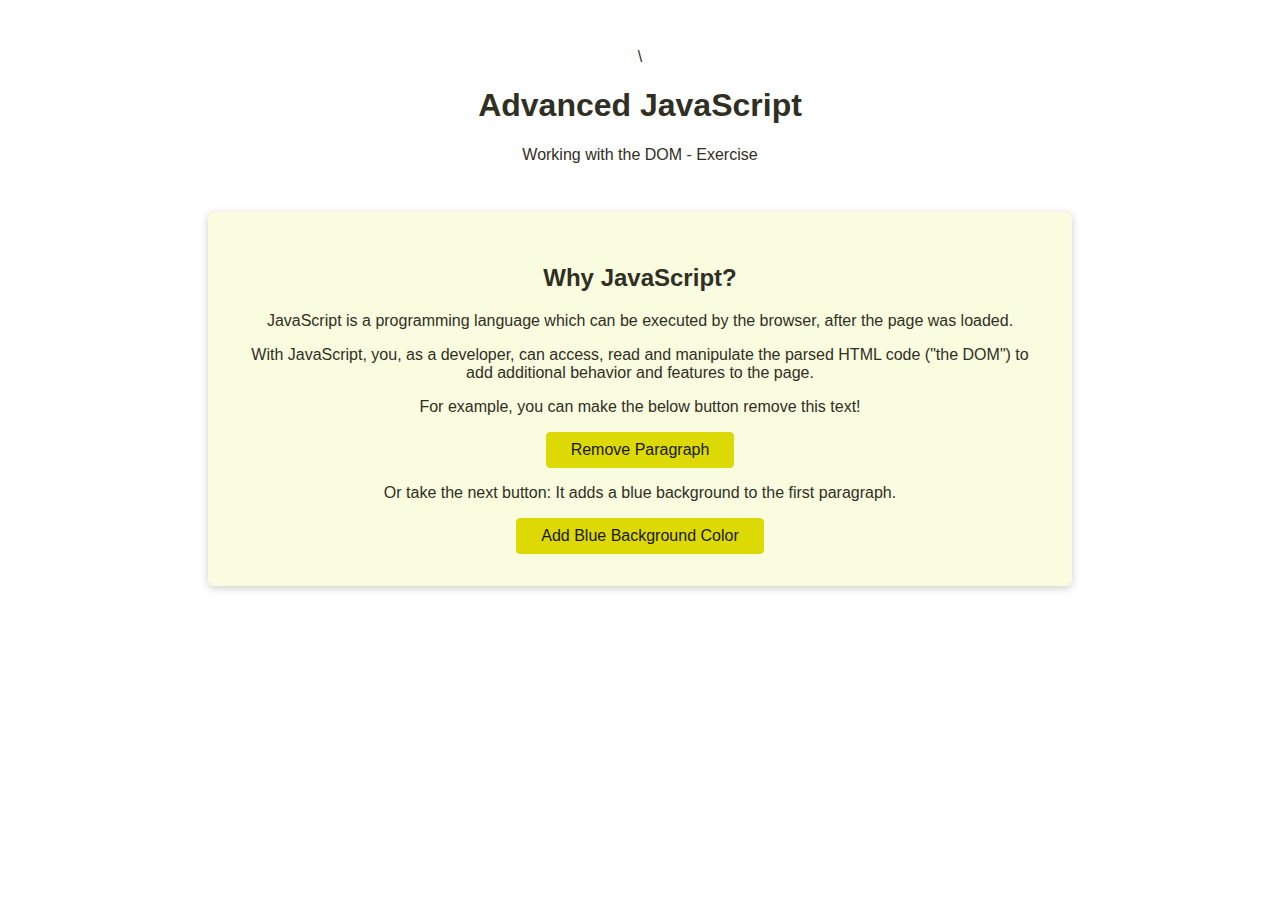
<file: exercise-2/index.html>
<!DOCTYPE html>
<html lang="en">

<head>
  <meta charset="UTF-8" />
  <meta http-equiv="X-UA-Compatible" content="IE=edge" />
  <meta name="viewport" content="width=device-width, initial-scale=1.0" />
  <title>Advanced JavaScript Exercise</title>
  <link rel="stylesheet" href="styles.css">\
  <script src="/conditional-code.js" defer></script>
</head>

<body>
  <h1>Advanced JavaScript</h1>
  <p>Working with the DOM - Exercise</p>

  <section>
    <h2>Why JavaScript?</h2>
    <p>
      JavaScript is a programming language which can be executed by the
      browser, after the page was loaded.
    </p>
    <p>
      With JavaScript, you, as a developer, can access, read and manipulate
      the parsed HTML code ("the DOM") to add additional behavior and features
      to the page.
    </p>
    <p>For example, you can make the below button remove this text!</p>
    <button>Remove Paragraph</button>
    <p>
      Or take the next button: It adds a blue background to the first
      paragraph.
    </p>
    <button id="change-background-button">Add Blue Background Color</button>
  </section>
</body>

</html>
</file>
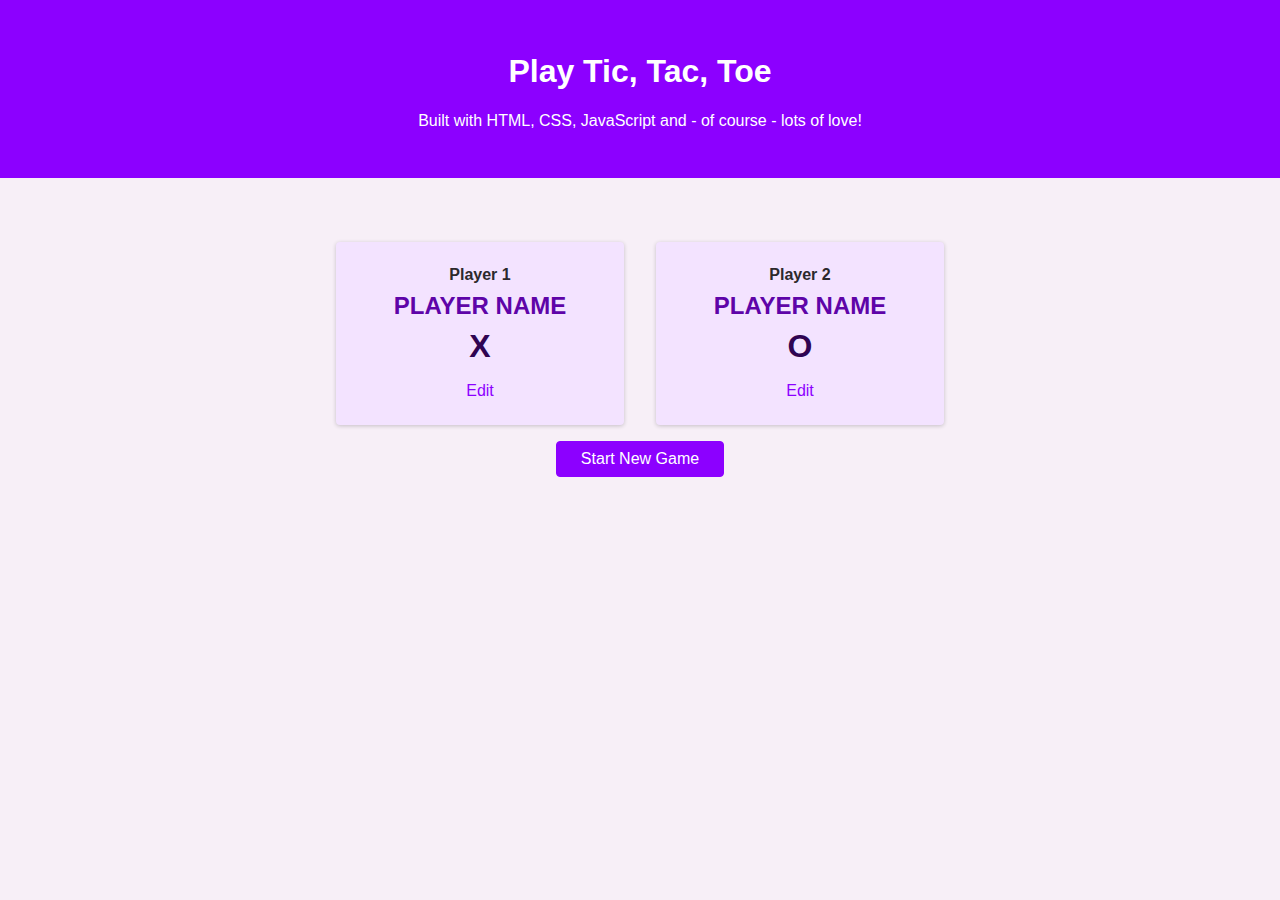
<file: tic-tac-toe/index.html>
<!DOCTYPE html>
<html lang="en">

<head>
    <meta charset="UTF-8" />
    <meta http-equiv="X-UA-Compatible" content="IE=edge" />
    <meta name="viewport" content="width=device-width, initial-scale=1.0" />
    <title>Tic Tac Toe</title>
    <link rel="preconnect" href="https://fonts.gstatic.com" />
    <link href="https://fonts.googleapis.com/css2?family=Open+Sans:wght@400;700&display=swap" rel="stylesheet" />
    <link rel="stylesheet" href="styles/styles.css" />
    <link rel="stylesheet" href="styles/overlays.css">
    <link rel="stylesheet" href="styles/configuration.css">
    <link rel="stylesheet" href="styles/game.css">
    <script src="/tic-tac-toe/scripts/config.js" defer></script>
    <script src="/tic-tac-toe/scripts/game.js" defer></script>
    <script src="/tic-tac-toe/scripts/app.js" defer></script>
</head>

<body>
    <div id="backdrop"></div>
    <header id="main-header">
        <h1>Play Tic, Tac, Toe</h1>
        <p>Built with HTML, CSS, JavaScript and - of course - lots of love!</p>
    </header>
    <main>
        <aside class="modal" id="config-overlay">
            <h2>Choose your name</h2>

            <form>
                <div class="form-control">
                    <label for="playername">Player name</label>
                    <input type="text" name="playername" id="playername" />
                </div>
                <p id="config-errors"></p>
                <div>
                    <button type="reset" class="btn btn-alt" id="cancel-config-btn">Cancel</button>
                    <button type="submit" class="btn">Confirm</button>
                </div>
            </form>
        </aside>
        <section id="game-configuration">
            <ol>
                <li>
                    <article id="player-1-data">
                        <h2>Player 1</h2>
                        <h3>PLAYER NAME</h3>
                        <p class="player-symbol">X</p>
                        <button class="btn btn-alt" id="edit-player-1-btn" data-playerid="1">Edit</button>
                    </article>
                </li>
                <li>
                    <article id="player-2-data">
                        <h2>Player 2</h2>
                        <h3>PLAYER NAME</h3>
                        <p class="player-symbol">O</p>
                        <button class="btn btn-alt" id="edit-player-2-btn" data-playerid="2">Edit</button>
                    </article>
                </li>
            </ol>
            <button class="btn" id="start-game-btn">Start New Game</button>
        </section>

        <section id="active-game">
            <article id="game-over">
                <h2>You won, <span id="winner-name">PLAYER NAME</span>!</h2>
                <p>Click "Start New Game" above, to start a new game!</p>
            </article>

            <p>It's your turn <span id="active-player-name">PLAYER NAME</span>!</p>
            <ol id="game-board">
                <li data-col="1" data-row="1"></li>
                <li data-col="2" data-row="1"></li>
                <li data-col="3" data-row="1"></li>

                <li data-col="1" data-row="2"></li>
                <li data-col="2" data-row="2"></li>
                <li data-col="3" data-row="2"></li>

                <li data-col="1" data-row="3"></li>
                <li data-col="2" data-row="3"></li>
                <li data-col="3" data-row="3"></li>
            </ol>
        </section>
    </main>
</body>

</html>
</file>
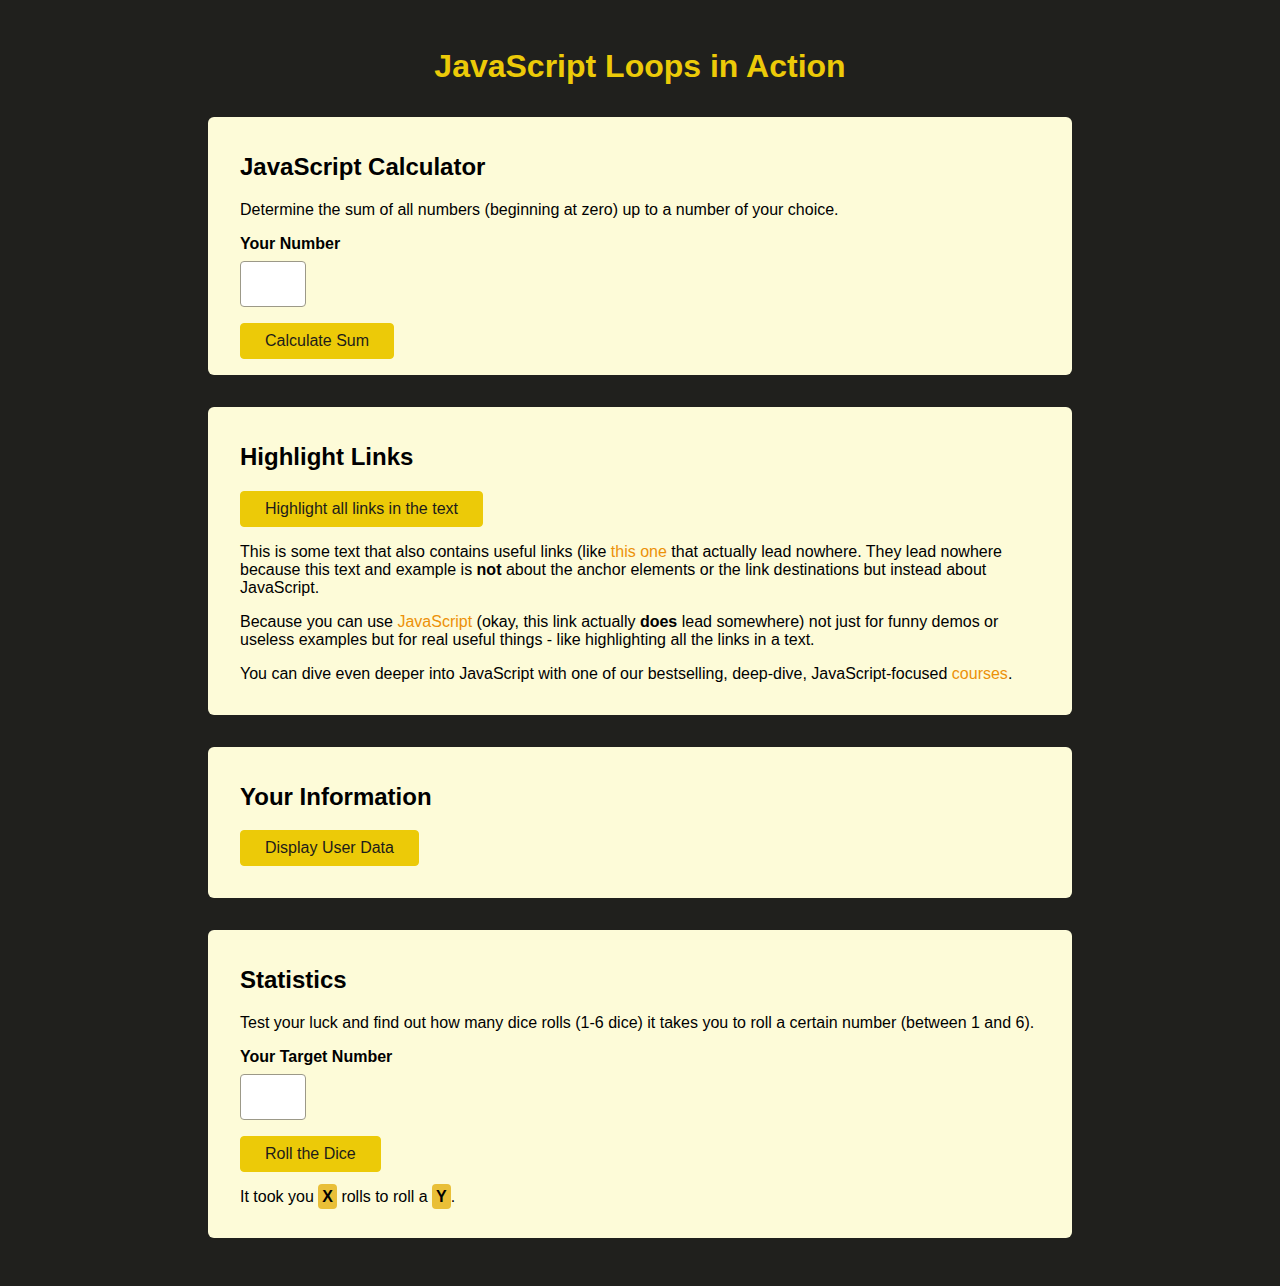
<file: 09-practice-time-starting-setup/loops-in-action/index.html>
<!DOCTYPE html>
<html lang="en">

<head>
  <meta charset="UTF-8">
  <meta http-equiv="X-UA-Compatible" content="IE=edge">
  <meta name="viewport" content="width=device-width, initial-scale=1.0">
  <title>JavaScript Loops</title>
  <link rel="stylesheet" href="styles.css">
  <script src="/09-practice-time-starting-setup/loops-in-action/loops-in-action.js" defer></script>
</head>

<body>
  <h1>JavaScript Loops in Action</h1>
  <section id="calculator">
    <h2>JavaScript Calculator</h2>
    <p>Determine the sum of all numbers (beginning at zero) up to a number of your choice.</p>
    <div class="control">
      <label for="user-number">Your Number</label>
      <input type="number" id="user-number">
    </div>
    <button id="calculate-button">Calculate Sum</button>
    <p id="calculated-sum" class="output"></p>
  </section>

  <section id="highlight-links">
    <h2>Highlight Links</h2>
    <button>Highlight all links in the text</button>
    <p>This is some text that also contains useful links (like <a href="">this one</a> that actually lead nowhere. They
      lead nowhere because this text and example is <strong>not</strong> about the anchor elements or the link
      destinations but instead about JavaScript.</p>
    <p>Because you can use <a href="https://developer.mozilla.org/en-US/docs/Web/JavaScript">JavaScript</a> (okay, this
      link actually <strong>does</strong> lead somewhere) not
      just for funny demos or useless examples but for real useful things - like highlighting all the links in a text.
    </p>
    <p>You can dive even deeper into JavaScript with one of our bestselling, deep-dive, JavaScript-focused <a
        href="https://academind.com/courses/">courses</a>.</p>
  </section>

  <section id="user-data">
    <h2>Your Information</h2>
    <button>Display User Data</button>
    <ul id="output-user-data"></ul>
  </section>

  <section id="statistics">
    <h2>Statistics</h2>
    <p>Test your luck and find out how many dice rolls (1-6 dice) it takes you to roll a certain number (between 1 and
      6).</p>
    <div class="control">
      <label for="user-target-number">Your Target Number</label>
      <input type="number" min="1" max="6" id="user-target-number">
    </div>
    <button>Roll the Dice</button>
    <ul id="dice-rolls"></ul>
    <p>It took you <span id="output-total-rolls" class="output">X</span> rolls to roll a <span id="output-target-number"
        class="output">Y</span>.</p>
  </section>
</body>

</html>
</file>
<file: exercise-2/styles.css>
body {
  margin: 3rem;
  font-family: sans-serif;
  text-align: center;
  color: rgb(48, 47, 36);
}

section {
  margin: 3rem auto;
  width: 95%;
  max-width: 50rem;
  background-color: rgb(249, 252, 223);
  box-shadow: 0 2px 8px rgba(0, 0, 0, 0.2);
  padding: 2rem;
  border-radius: 6px;
}

button {
  cursor: pointer;
  font: inherit;
  background-color: rgb(221, 217, 5);
  border: 1px solid rgb(221, 217, 5);
  color:rgb(24, 24, 11);
  padding: 0.5rem 1.5rem;
  border-radius: 4px;
}

button:hover {
  background-color: rgb(221, 199, 5);
  border-color: rgb(221, 199, 5);
}
</file>
<file: tic-tac-toe/styles/styles.css>
body {
    margin: 0;
    font-family: 'Open-Sans', sans-serif;
    color: rgb(44, 41, 44);
    background-color: rgb(247, 239, 247);
}

#main-header {
    background-color: rgb(140, 0, 255);
    color: white;
    padding: 2rem 5%;
    text-align: center;
}

.btn {
    font: inherit;
    padding: 0.5rem 1.5rem;
    background-color: rgb(140, 0, 255);
    border: 1px solid rgb(140, 0, 255);
    color: white;
    border-radius: 4px;
    cursor: pointer;
}

.btn-alt {
    background-color: transparent;
    border-color: transparent;
    color: rgb(140, 0, 255);
}

.btn:hover {
    background-color: rgb(79, 10, 190);
    border-color: rgb(79, 10, 190);
}

.btn-alt:hover {
    background-color: rgb(230, 201, 252);
    border-color: transparent;
}
</file>
<file: tic-tac-toe/styles/overlays.css>
.modal {
    position: fixed;
    top: 20%;
    left: 5%;
    width: 90%;
    background-color: white;
    padding: 1rem;
    border-radius: 6px;
    box-shadow: 0 2px 8px rgba(0, 0, 0, 0.2);
    display: none;
}

#backdrop {
    position: fixed;
    top: 0;
    left: 0;
    width: 100%;
    height: 100%;
    background-color: rgba(0, 0, 0, 0.7);
    display: none;
}

@media (min-width: 48rem) {
    .modal {
        left: calc(50% - 20rem);
        width: 40rem;
    }
}
</file>
<file: tic-tac-toe/styles/configuration.css>
#config-overlay {
    text-align: center;
}

#config-overlay h2 {
    margin: 0.5rem 0;
}

.form-control {
    margin: 0.5rem 0;
}

.form-control label {
    display: block;
    margin-bottom: 0.5rem;
    font-weight: bold;
}

.form-control input {
    font: inherit;
    border: 1px solid rgb(204, 204, 204);
    width: 15rem;
    padding: 0.35rem;
}

.error label {
    color: rgb(136, 2, 2);

}

.error input {
    border-color: rgb(136, 2, 2);
    color: rgb(136, 2, 2);
    background-color: rgb(253, 218, 218);
}

#game-configuration {
    width: 90%;
    max-width: 40rem;
    margin: 3rem auto;
    text-align: center;
}

#game-configuration ol {
    list-style: none;
    margin: 0;
    padding: 0;
    display: flex;
}

#game-configuration li {
    margin: 1rem;
    padding: 1rem;
    width: 50%;
    background-color: rgb(243, 227, 255);
    border-radius: 4px;
    box-shadow: 0 1px 4px rgba(0, 0, 0, 0.2);
}

#game-configuration h2 {
    font-size: 1rem;
    margin: 0.5rem 0;
}

#game-configuration h3 {
    font-size: 1.5rem;
    margin: 0.5rem 0;
    color: rgb(94, 4, 168);
}

.player-symbol {
    font-size: 2rem;
    font-weight: bold;
    color: rgb(47, 4, 82);
    margin: 0.5rem 0;
}
</file>
<file: tic-tac-toe/styles/game.css>
#active-game {
    text-align: center;
    margin: 2rem 0 5rem 0;
    /* top right bottom left */
    display: none;
}

#game-over {
    width: 90%;
    max-width: 40rem;
    margin: auto;
    padding: 1rem 2rem;
    background-color: rgb(50, 5, 87);
    color: white;
    box-shadow: 0 2px 8px rgba(0, 0, 0, 0.2);
    border-radius: 4px;
    display: none;
}

#game-over h2 {
    font-size: 2.5rem;
    margin: 0.5rem 0;
}

#active-player-name {
    font-weight: bold;
    color: rgb(50, 5, 87);
}

#game-board {
    list-style: none;
    margin: 1rem 0;
    padding: 0;
    display: grid;
    grid-template-columns: repeat(3, 6rem);
    /* 6rem 6rem 6rem */
    grid-template-rows: repeat(3, 6rem);
    /* 6rem 6rem 6rem */
    justify-content: center;
    gap: 0.5rem;
}

#game-board li {
    background-color: rgb(215, 187, 247);
    border-radius: 2px;
    cursor: pointer;
    display: flex;
    justify-content: center;
    align-items: center;
    font-size: 2.5rem;
    font-weight: bold;
}

#game-board li:hover {
    background-color: rgb(112, 13, 204);
}

#game-board li.disabled {
    background-color: rgb(112, 13, 204);
    color: white;
    cursor: default;
}
</file>
<file: 09-practice-time-starting-setup/loops-in-action/styles.css>
body {
  margin: 3rem;
  font-family: sans-serif;
  background-color: rgb(32, 32, 29);
}

h1 {
  text-align: center;
  color: rgb(236, 202, 8);
}

section {
  margin: 2rem auto;
  width: 95%;
  max-width: 50rem;
  padding: 1rem 2rem;
  border-radius: 6px;
  background-color: rgb(253, 251, 216);
}

button {
  font: inherit;
  cursor: pointer;
  background-color: rgb(236, 202, 8);
  border: 1px solid rgb(236, 202, 8);
  color: rgb(29, 28, 26);
  padding: 0.5rem 1.5rem;
  border-radius: 4px;
}

button:hover {
  background-color: rgb(236, 183, 8);
  border-color: rgb(236, 183, 8);
}

.control {
  margin: 1rem 0;
}

label, 
input {
  display: block;
}

label {
  font-weight: bold;
  margin-bottom: 0.5rem;
}

input {
  font: inherit;
  font-size: 1.5rem;
  border-radius: 4px;
  border: 1px solid rgb(156, 153, 136);
  width: 3rem;
  max-width: 100%;
  padding: 0.5rem;
  color: rgb(66, 63, 44);
}

input:focus {
  background-color: rgb(248, 239, 187);
}

a {
  text-decoration: none;
  color: rgb(236, 145, 8);
}

.output {
  font-weight: bold;
  background-color: rgb(233, 191, 55);
  padding: 0.25rem;
  border-radius: 4px;
}

a.highlight {
  background-color: rgb(63, 4, 141);
  padding: 0.25rem;
}

#calculated-sum {
  padding: 1rem;
  text-align: center;
  font-size: 3rem;
  display: none;
}
</file>
